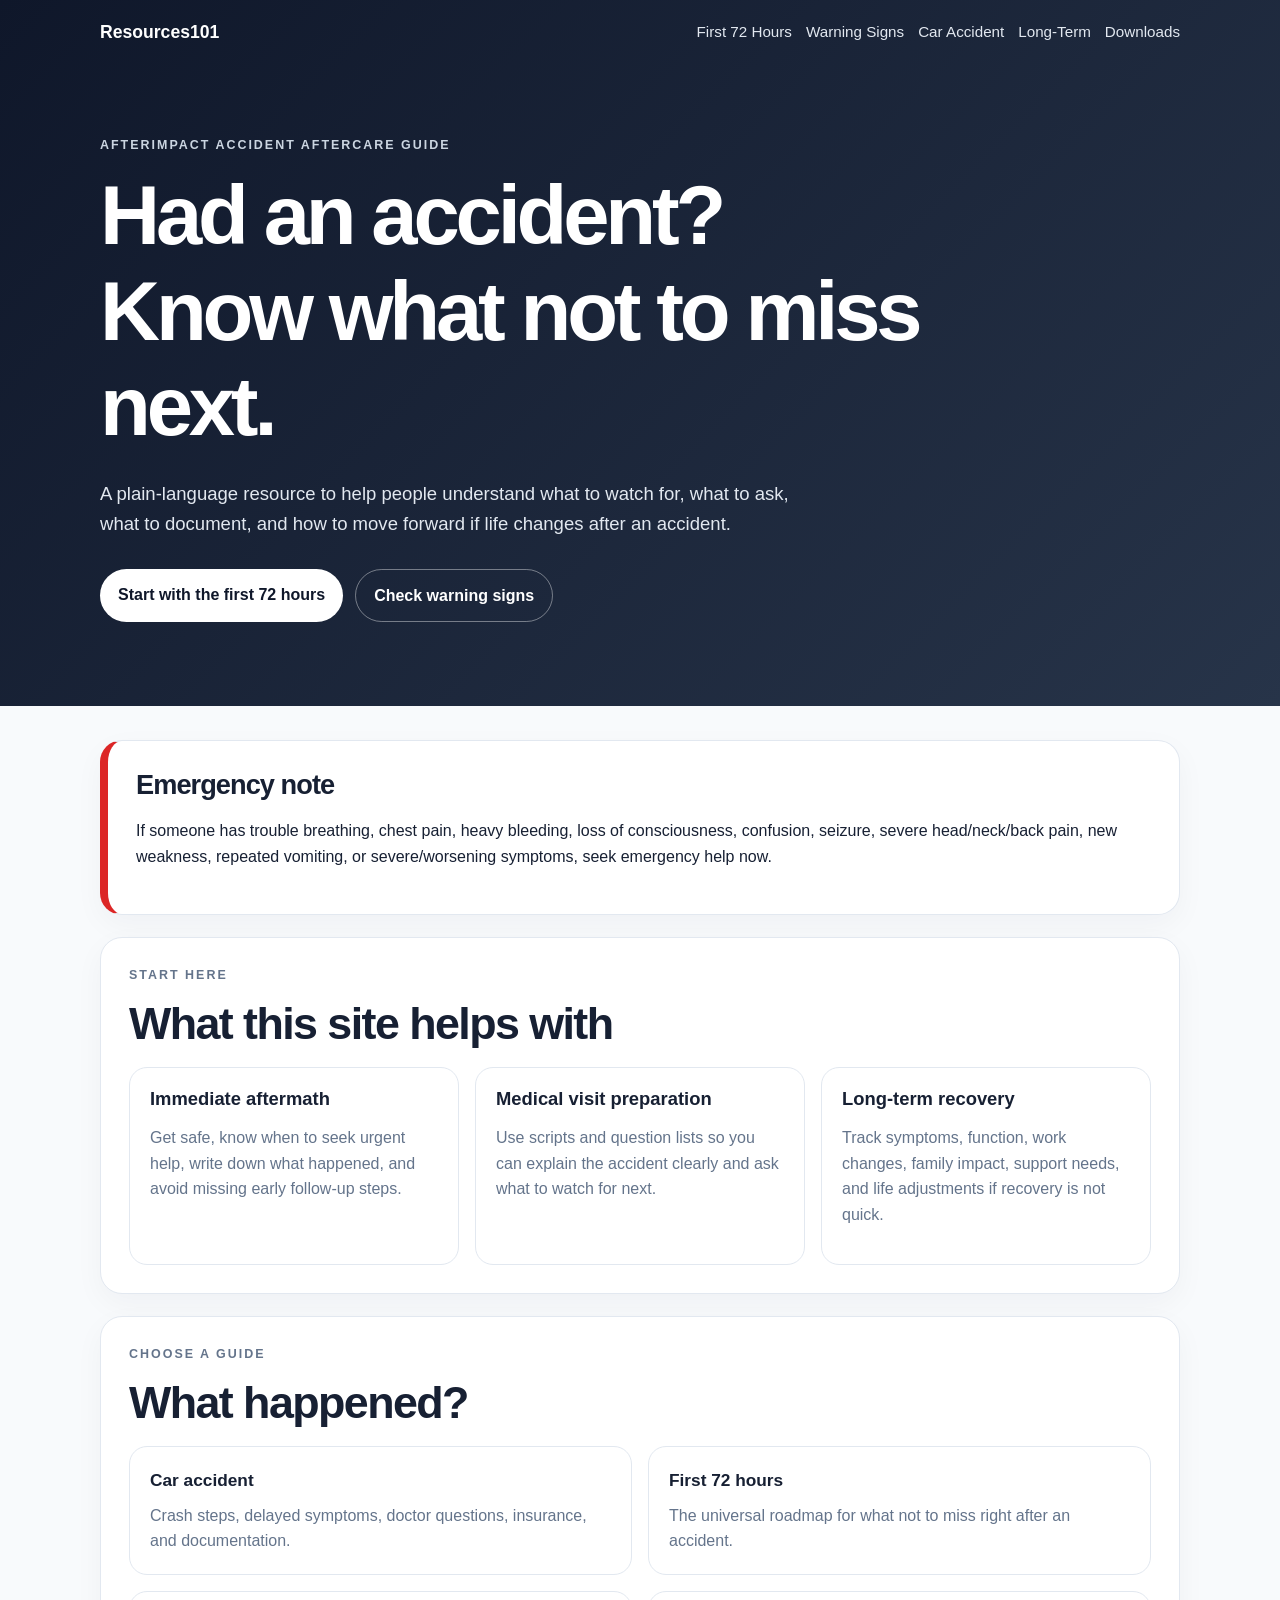
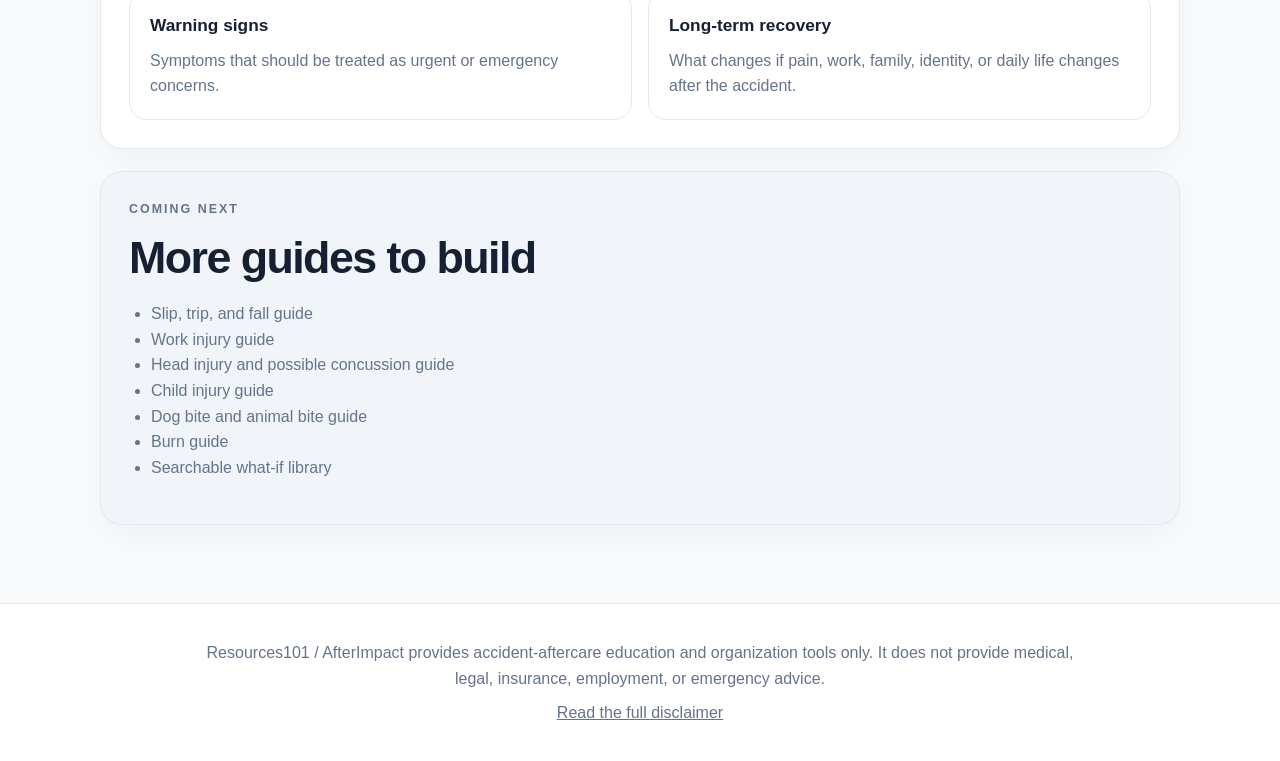
<file: index.html>
<!DOCTYPE html>
<html lang="en">
<head>
  <meta charset="UTF-8" />
  <meta name="viewport" content="width=device-width, initial-scale=1.0" />
  <title>Resources101 | AfterImpact</title>
  <meta name="description" content="A friendly guide for help in a messy situation: accident aftercare checklists, scripts, and long-term recovery resources." />
  <link rel="stylesheet" href="style.css" />
</head>
<body>
  <header class="site-header">
    <nav class="nav">
      <a class="logo" href="index.html">Resources101</a>
      <div class="nav-links">
        <a href="first-72-hours.html">First 72 Hours</a>
        <a href="warning-signs.html">Warning Signs</a>
        <a href="car-accident.html">Car Accident</a>
        <a href="long-term-recovery.html">Long-Term</a>
        <a href="downloads.html">Downloads</a>
      </div>
    </nav>
    <section class="hero">
      <p class="eyebrow">AfterImpact accident aftercare guide</p>
      <h1>Had an accident? Know what not to miss next.</h1>
      <p class="hero-text">A plain-language resource to help people understand what to watch for, what to ask, what to document, and how to move forward if life changes after an accident.</p>
      <div class="button-row">
        <a class="button primary" href="first-72-hours.html">Start with the first 72 hours</a>
        <a class="button secondary" href="warning-signs.html">Check warning signs</a>
      </div>
    </section>
  </header>

  <main>
    <section class="notice emergency">
      <h2>Emergency note</h2>
      <p>If someone has trouble breathing, chest pain, heavy bleeding, loss of consciousness, confusion, seizure, severe head/neck/back pain, new weakness, repeated vomiting, or severe/worsening symptoms, seek emergency help now.</p>
    </section>

    <section class="section">
      <p class="eyebrow">Start here</p>
      <h2>What this site helps with</h2>
      <div class="grid three">
        <article class="card">
          <h3>Immediate aftermath</h3>
          <p>Get safe, know when to seek urgent help, write down what happened, and avoid missing early follow-up steps.</p>
        </article>
        <article class="card">
          <h3>Medical visit preparation</h3>
          <p>Use scripts and question lists so you can explain the accident clearly and ask what to watch for next.</p>
        </article>
        <article class="card">
          <h3>Long-term recovery</h3>
          <p>Track symptoms, function, work changes, family impact, support needs, and life adjustments if recovery is not quick.</p>
        </article>
      </div>
    </section>

    <section class="section">
      <p class="eyebrow">Choose a guide</p>
      <h2>What happened?</h2>
      <div class="grid two">
        <a class="guide-card" href="car-accident.html"><strong>Car accident</strong><span>Crash steps, delayed symptoms, doctor questions, insurance, and documentation.</span></a>
        <a class="guide-card" href="first-72-hours.html"><strong>First 72 hours</strong><span>The universal roadmap for what not to miss right after an accident.</span></a>
        <a class="guide-card" href="warning-signs.html"><strong>Warning signs</strong><span>Symptoms that should be treated as urgent or emergency concerns.</span></a>
        <a class="guide-card" href="long-term-recovery.html"><strong>Long-term recovery</strong><span>What changes if pain, work, family, identity, or daily life changes after the accident.</span></a>
      </div>
    </section>

    <section class="section muted">
      <p class="eyebrow">Coming next</p>
      <h2>More guides to build</h2>
      <ul class="check-list">
        <li>Slip, trip, and fall guide</li>
        <li>Work injury guide</li>
        <li>Head injury and possible concussion guide</li>
        <li>Child injury guide</li>
        <li>Dog bite and animal bite guide</li>
        <li>Burn guide</li>
        <li>Searchable what-if library</li>
      </ul>
    </section>
  </main>

  <footer class="footer">
    <p>Resources101 / AfterImpact provides accident-aftercare education and organization tools only. It does not provide medical, legal, insurance, employment, or emergency advice.</p>
    <p><a href="disclaimer.html">Read the full disclaimer</a></p>
  </footer>
</body>
</html>
</file>
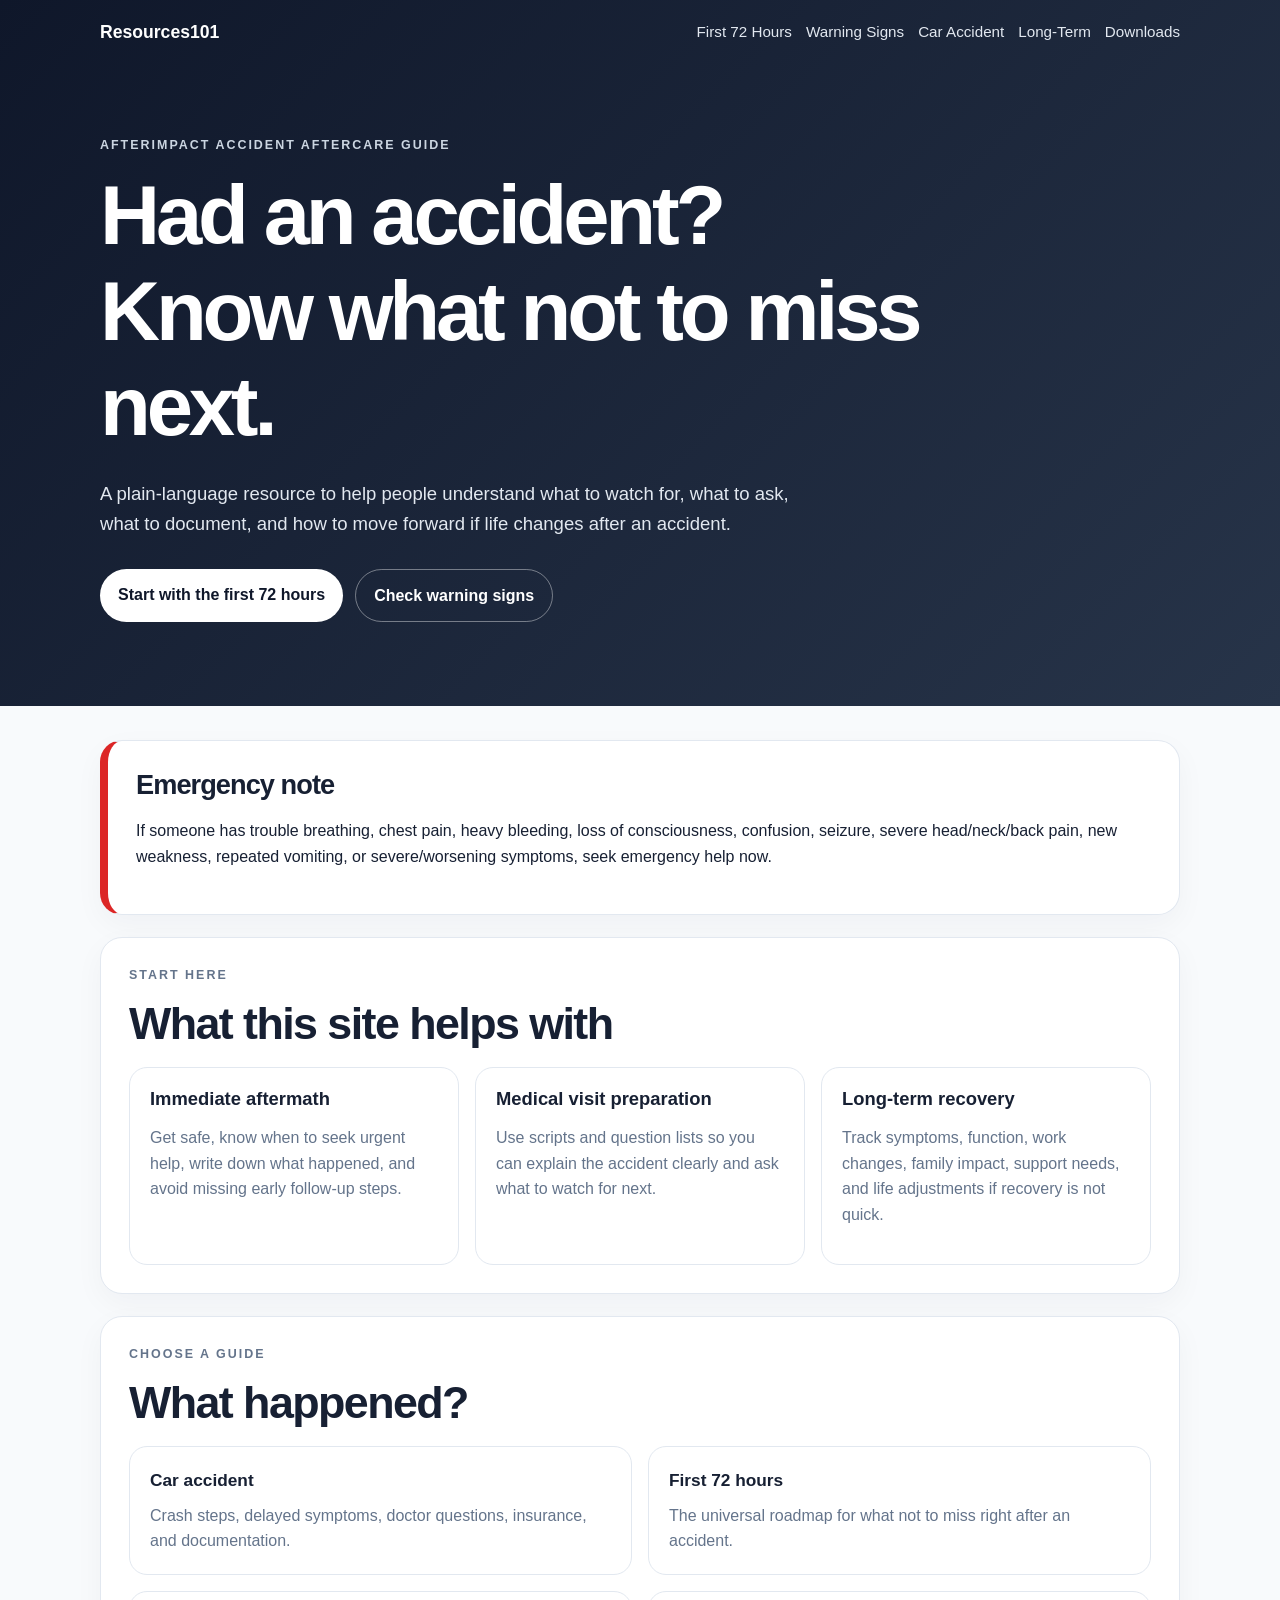
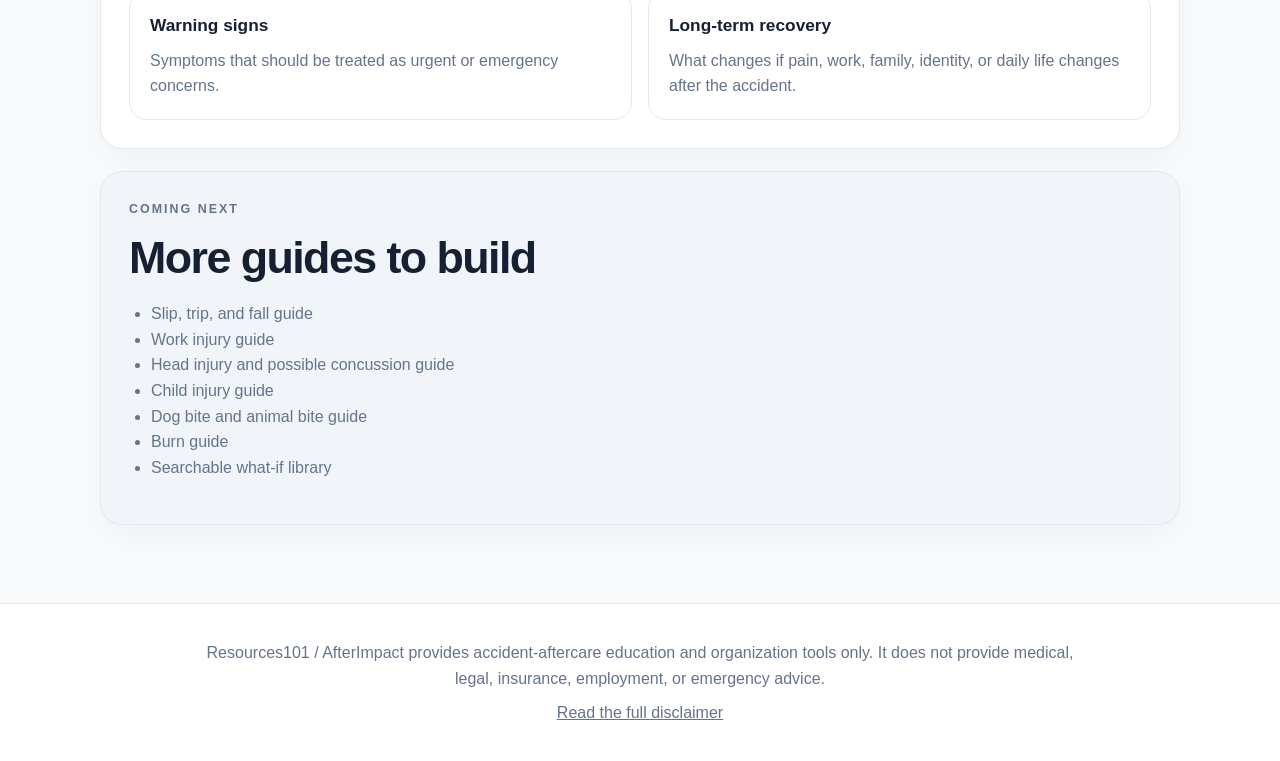
<file: public/index.html>
<!DOCTYPE html>
<html lang="en">
<head>
  <meta charset="UTF-8" />
  <meta name="viewport" content="width=device-width, initial-scale=1.0" />
  <title>Resources101 | AfterImpact</title>
  <meta name="description" content="A friendly guide for help in a messy situation: accident aftercare checklists, scripts, and long-term recovery resources." />
  <link rel="stylesheet" href="style.css" />
</head>
<body>
  <header class="site-header">
    <nav class="nav">
      <a class="logo" href="index.html">Resources101</a>
      <div class="nav-links">
        <a href="first-72-hours.html">First 72 Hours</a>
        <a href="warning-signs.html">Warning Signs</a>
        <a href="car-accident.html">Car Accident</a>
        <a href="long-term-recovery.html">Long-Term</a>
        <a href="downloads.html">Downloads</a>
      </div>
    </nav>
    <section class="hero">
      <p class="eyebrow">AfterImpact accident aftercare guide</p>
      <h1>Had an accident? Know what not to miss next.</h1>
      <p class="hero-text">A plain-language resource to help people understand what to watch for, what to ask, what to document, and how to move forward if life changes after an accident.</p>
      <div class="button-row">
        <a class="button primary" href="first-72-hours.html">Start with the first 72 hours</a>
        <a class="button secondary" href="warning-signs.html">Check warning signs</a>
      </div>
    </section>
  </header>

  <main>
    <section class="notice emergency">
      <h2>Emergency note</h2>
      <p>If someone has trouble breathing, chest pain, heavy bleeding, loss of consciousness, confusion, seizure, severe head/neck/back pain, new weakness, repeated vomiting, or severe/worsening symptoms, seek emergency help now.</p>
    </section>

    <section class="section">
      <p class="eyebrow">Start here</p>
      <h2>What this site helps with</h2>
      <div class="grid three">
        <article class="card"><h3>Immediate aftermath</h3><p>Get safe, know when to seek urgent help, write down what happened, and avoid missing early follow-up steps.</p></article>
        <article class="card"><h3>Medical visit preparation</h3><p>Use scripts and question lists so you can explain the accident clearly and ask what to watch for next.</p></article>
        <article class="card"><h3>Long-term recovery</h3><p>Track symptoms, function, work changes, family impact, support needs, and life adjustments if recovery is not quick.</p></article>
      </div>
    </section>

    <section class="section">
      <p class="eyebrow">Choose a guide</p>
      <h2>What happened?</h2>
      <div class="grid two">
        <a class="guide-card" href="car-accident.html"><strong>Car accident</strong><span>Crash steps, delayed symptoms, doctor questions, insurance, and documentation.</span></a>
        <a class="guide-card" href="first-72-hours.html"><strong>First 72 hours</strong><span>The universal roadmap for what not to miss right after an accident.</span></a>
        <a class="guide-card" href="warning-signs.html"><strong>Warning signs</strong><span>Symptoms that should be treated as urgent or emergency concerns.</span></a>
        <a class="guide-card" href="long-term-recovery.html"><strong>Long-term recovery</strong><span>What changes if pain, work, family, identity, or daily life changes after the accident.</span></a>
      </div>
    </section>

    <section class="section muted">
      <p class="eyebrow">Coming next</p>
      <h2>More guides to build</h2>
      <ul class="check-list">
        <li>Slip, trip, and fall guide</li>
        <li>Work injury guide</li>
        <li>Head injury and possible concussion guide</li>
        <li>Child injury guide</li>
        <li>Dog bite and animal bite guide</li>
        <li>Burn guide</li>
        <li>Searchable what-if library</li>
      </ul>
    </section>
  </main>

  <footer class="footer">
    <p>Resources101 / AfterImpact provides accident-aftercare education and organization tools only. It does not provide medical, legal, insurance, employment, or emergency advice.</p>
    <p><a href="disclaimer.html">Read the full disclaimer</a></p>
  </footer>
</body>
</html>
</file>
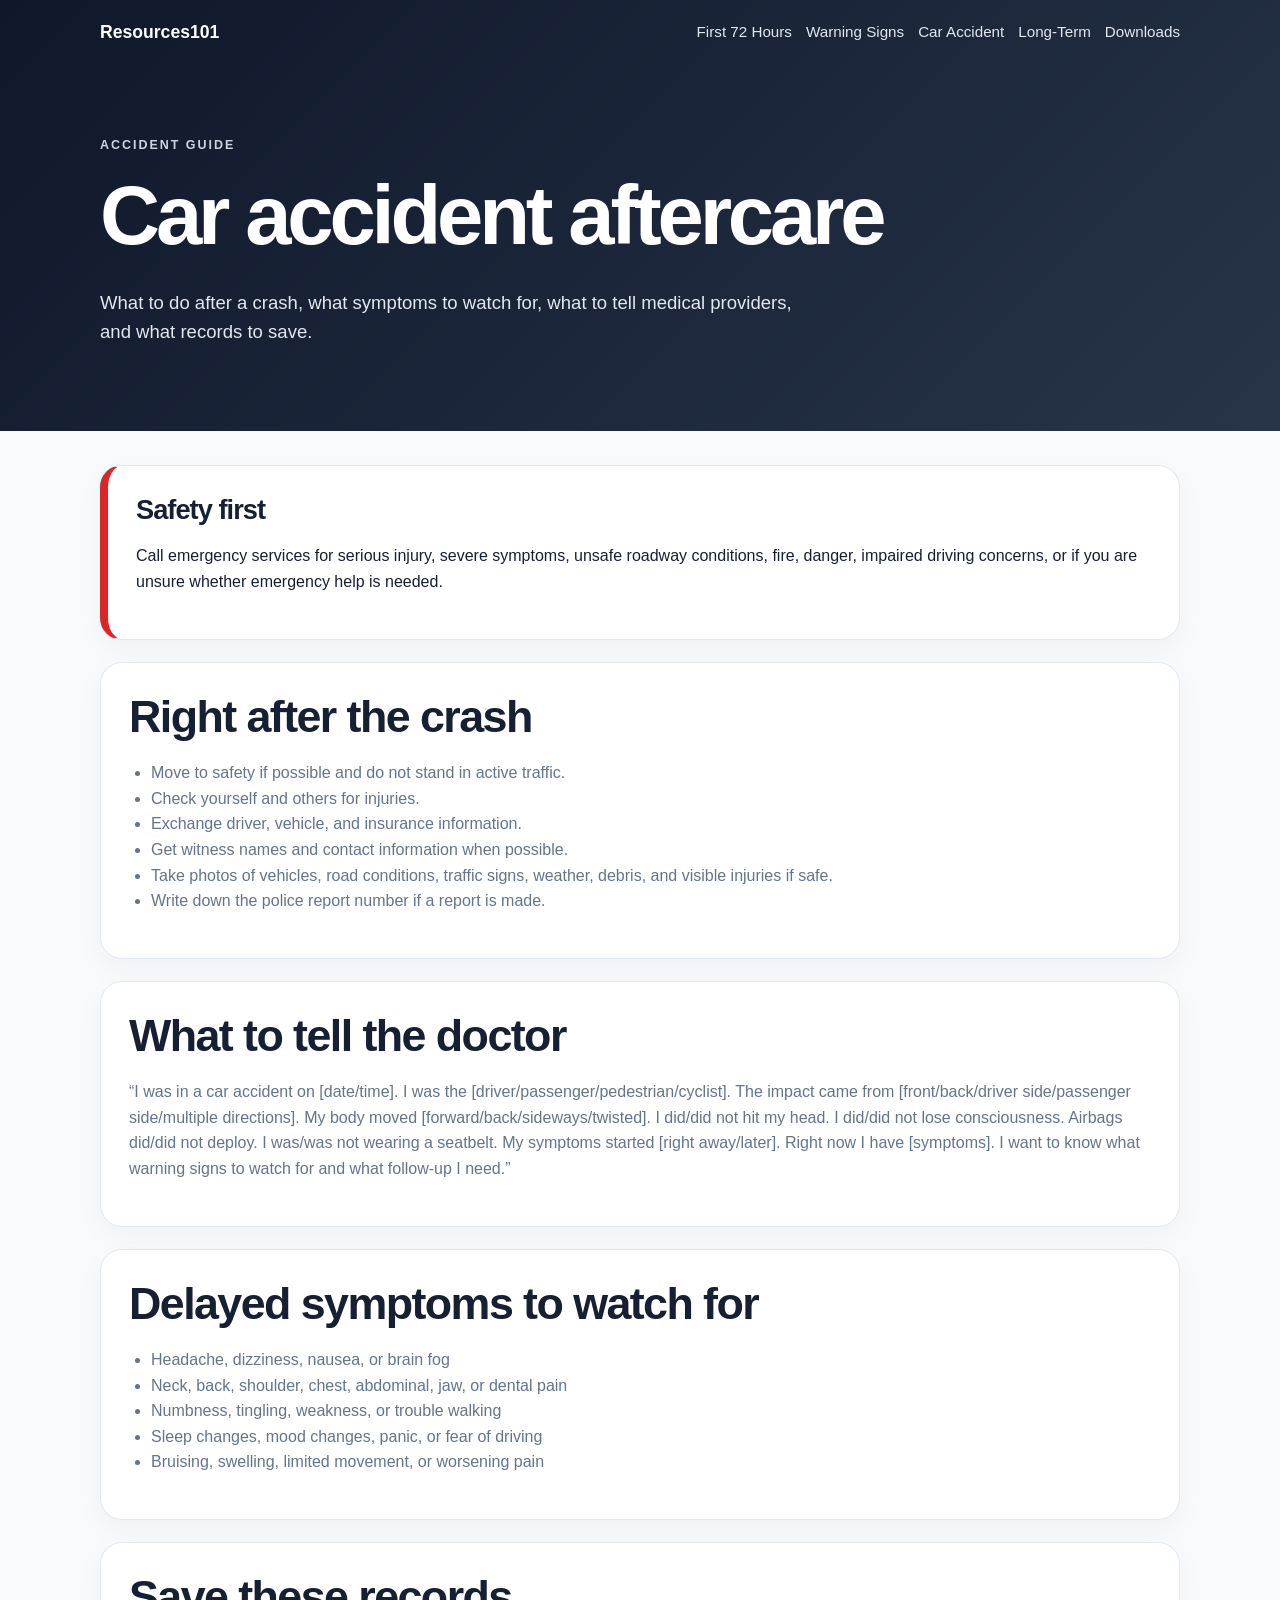
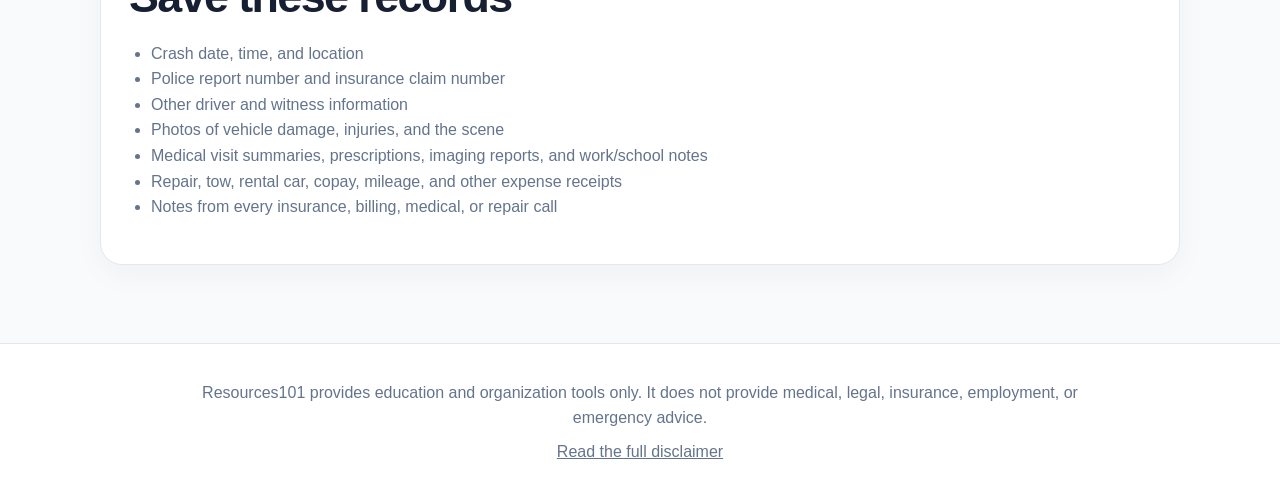
<file: car-accident.html>
<!DOCTYPE html>
<html lang="en">
<head>
  <meta charset="UTF-8" />
  <meta name="viewport" content="width=device-width, initial-scale=1.0" />
  <title>Car Accident Guide | Resources101</title>
  <meta name="description" content="Car accident aftercare guide: what to watch for, what to document, and what to ask after a crash." />
  <link rel="stylesheet" href="style.css" />
</head>
<body>
  <header class="site-header compact">
    <nav class="nav">
      <a class="logo" href="index.html">Resources101</a>
      <div class="nav-links">
        <a href="first-72-hours.html">First 72 Hours</a>
        <a href="warning-signs.html">Warning Signs</a>
        <a href="car-accident.html">Car Accident</a>
        <a href="long-term-recovery.html">Long-Term</a>
        <a href="downloads.html">Downloads</a>
      </div>
    </nav>
    <section class="hero small">
      <p class="eyebrow">Accident guide</p>
      <h1>Car accident aftercare</h1>
      <p class="hero-text">What to do after a crash, what symptoms to watch for, what to tell medical providers, and what records to save.</p>
    </section>
  </header>
  <main>
    <section class="notice emergency">
      <h2>Safety first</h2>
      <p>Call emergency services for serious injury, severe symptoms, unsafe roadway conditions, fire, danger, impaired driving concerns, or if you are unsure whether emergency help is needed.</p>
    </section>
    <section class="section">
      <h2>Right after the crash</h2>
      <ul class="check-list">
        <li>Move to safety if possible and do not stand in active traffic.</li>
        <li>Check yourself and others for injuries.</li>
        <li>Exchange driver, vehicle, and insurance information.</li>
        <li>Get witness names and contact information when possible.</li>
        <li>Take photos of vehicles, road conditions, traffic signs, weather, debris, and visible injuries if safe.</li>
        <li>Write down the police report number if a report is made.</li>
      </ul>
    </section>
    <section class="section">
      <h2>What to tell the doctor</h2>
      <p class="script">“I was in a car accident on [date/time]. I was the [driver/passenger/pedestrian/cyclist]. The impact came from [front/back/driver side/passenger side/multiple directions]. My body moved [forward/back/sideways/twisted]. I did/did not hit my head. I did/did not lose consciousness. Airbags did/did not deploy. I was/was not wearing a seatbelt. My symptoms started [right away/later]. Right now I have [symptoms]. I want to know what warning signs to watch for and what follow-up I need.”</p>
    </section>
    <section class="section">
      <h2>Delayed symptoms to watch for</h2>
      <ul class="check-list">
        <li>Headache, dizziness, nausea, or brain fog</li>
        <li>Neck, back, shoulder, chest, abdominal, jaw, or dental pain</li>
        <li>Numbness, tingling, weakness, or trouble walking</li>
        <li>Sleep changes, mood changes, panic, or fear of driving</li>
        <li>Bruising, swelling, limited movement, or worsening pain</li>
      </ul>
    </section>
    <section class="section">
      <h2>Save these records</h2>
      <ul class="check-list">
        <li>Crash date, time, and location</li>
        <li>Police report number and insurance claim number</li>
        <li>Other driver and witness information</li>
        <li>Photos of vehicle damage, injuries, and the scene</li>
        <li>Medical visit summaries, prescriptions, imaging reports, and work/school notes</li>
        <li>Repair, tow, rental car, copay, mileage, and other expense receipts</li>
        <li>Notes from every insurance, billing, medical, or repair call</li>
      </ul>
    </section>
  </main>
  <footer class="footer">
    <p>Resources101 provides education and organization tools only. It does not provide medical, legal, insurance, employment, or emergency advice.</p>
    <p><a href="disclaimer.html">Read the full disclaimer</a></p>
  </footer>
</body>
</html>
</file>
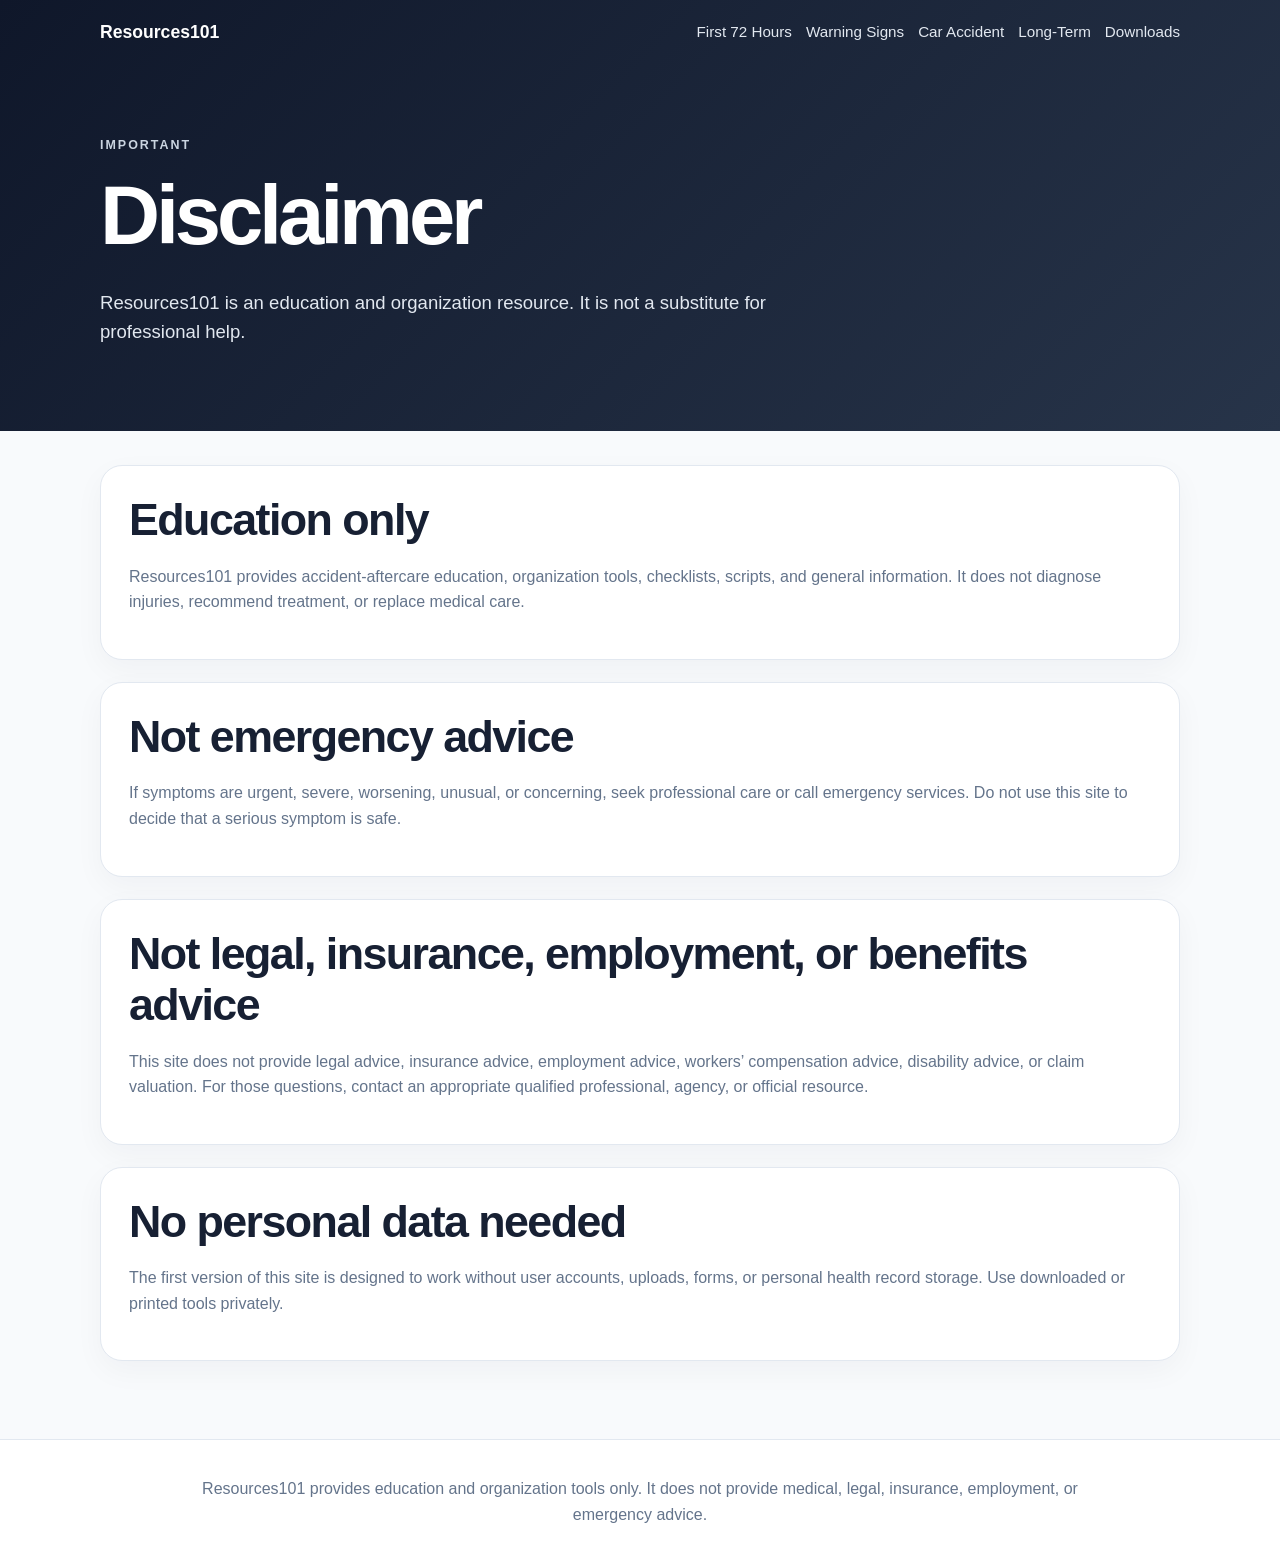
<file: disclaimer.html>
<!DOCTYPE html>
<html lang="en">
<head>
  <meta charset="UTF-8" />
  <meta name="viewport" content="width=device-width, initial-scale=1.0" />
  <title>Disclaimer | Resources101</title>
  <meta name="description" content="Resources101 disclaimer and boundaries." />
  <link rel="stylesheet" href="style.css" />
</head>
<body>
  <header class="site-header compact">
    <nav class="nav">
      <a class="logo" href="index.html">Resources101</a>
      <div class="nav-links">
        <a href="first-72-hours.html">First 72 Hours</a>
        <a href="warning-signs.html">Warning Signs</a>
        <a href="car-accident.html">Car Accident</a>
        <a href="long-term-recovery.html">Long-Term</a>
        <a href="downloads.html">Downloads</a>
      </div>
    </nav>
    <section class="hero small">
      <p class="eyebrow">Important</p>
      <h1>Disclaimer</h1>
      <p class="hero-text">Resources101 is an education and organization resource. It is not a substitute for professional help.</p>
    </section>
  </header>
  <main>
    <section class="section">
      <h2>Education only</h2>
      <p>Resources101 provides accident-aftercare education, organization tools, checklists, scripts, and general information. It does not diagnose injuries, recommend treatment, or replace medical care.</p>
    </section>
    <section class="section">
      <h2>Not emergency advice</h2>
      <p>If symptoms are urgent, severe, worsening, unusual, or concerning, seek professional care or call emergency services. Do not use this site to decide that a serious symptom is safe.</p>
    </section>
    <section class="section">
      <h2>Not legal, insurance, employment, or benefits advice</h2>
      <p>This site does not provide legal advice, insurance advice, employment advice, workers’ compensation advice, disability advice, or claim valuation. For those questions, contact an appropriate qualified professional, agency, or official resource.</p>
    </section>
    <section class="section">
      <h2>No personal data needed</h2>
      <p>The first version of this site is designed to work without user accounts, uploads, forms, or personal health record storage. Use downloaded or printed tools privately.</p>
    </section>
  </main>
  <footer class="footer">
    <p>Resources101 provides education and organization tools only. It does not provide medical, legal, insurance, employment, or emergency advice.</p>
  </footer>
</body>
</html>
</file>
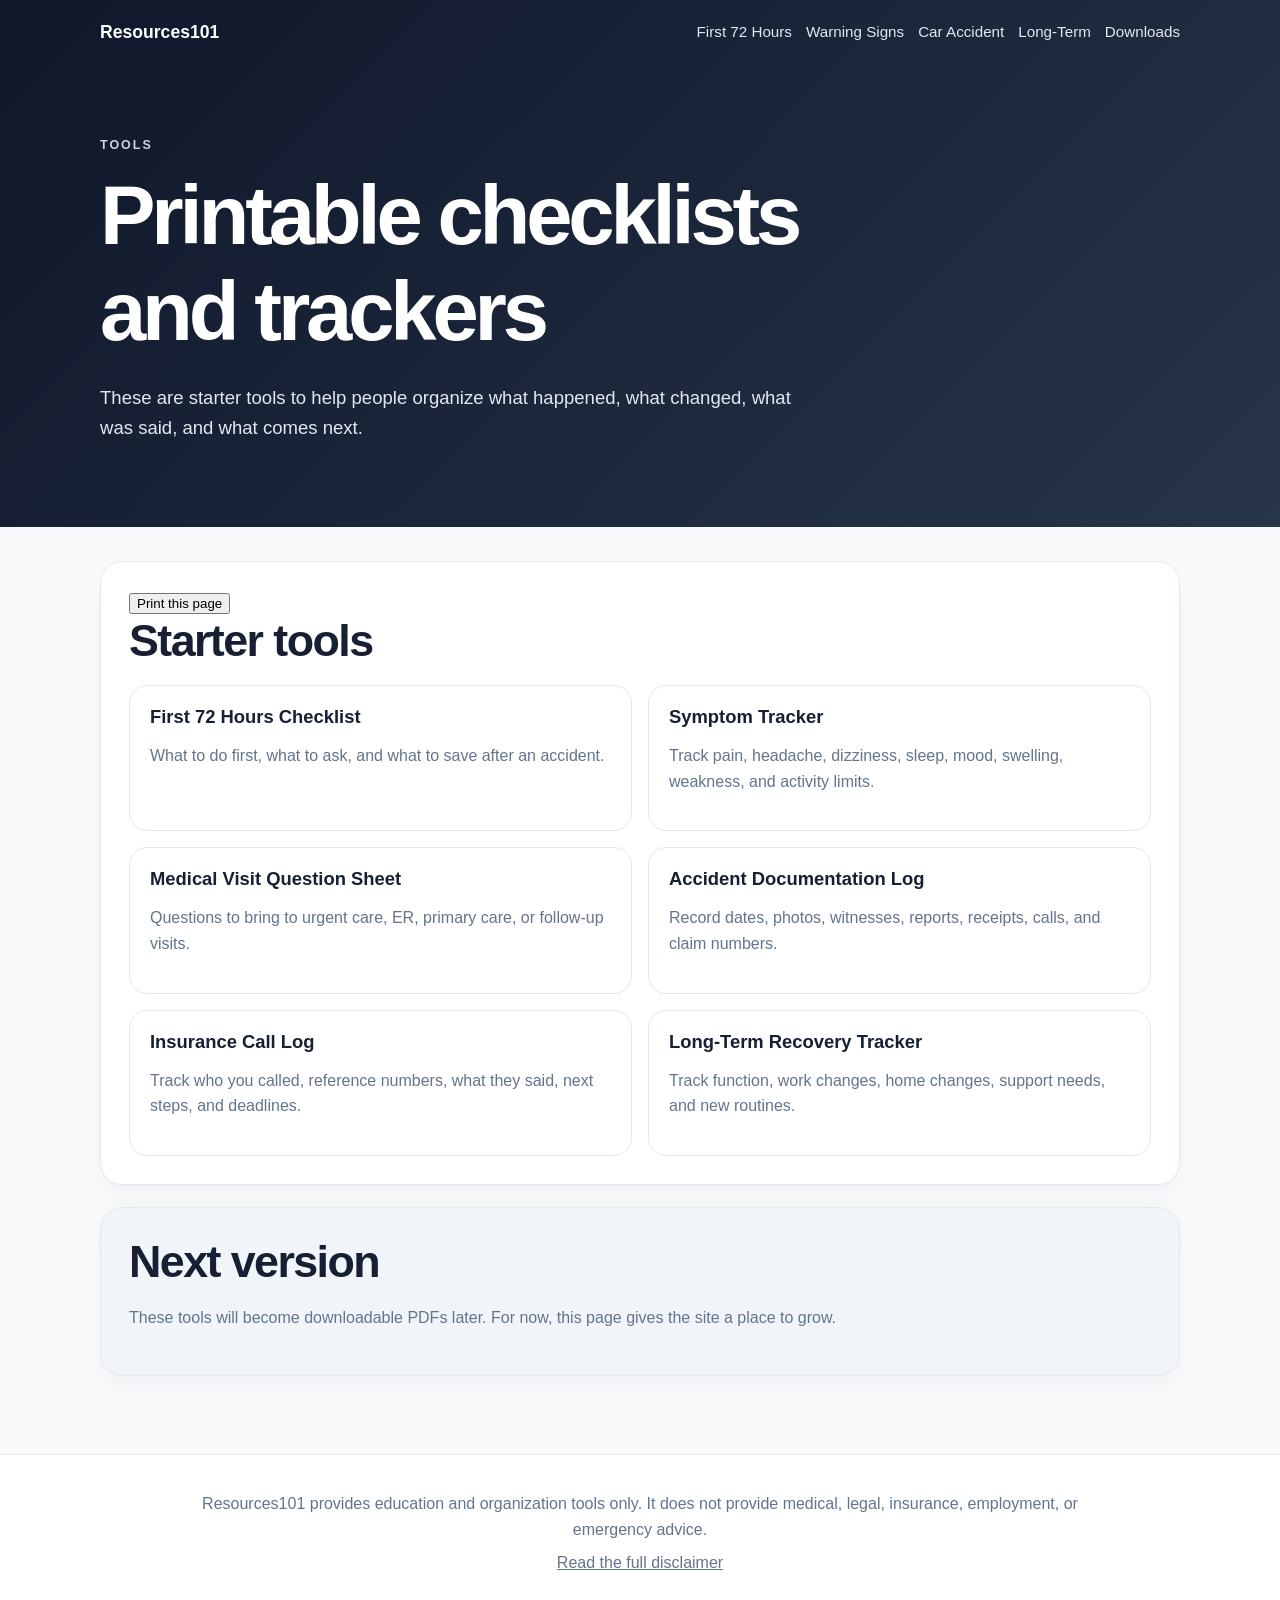
<file: downloads.html>
<!DOCTYPE html>
<html lang="en">
<head>
  <meta charset="UTF-8" />
  <meta name="viewport" content="width=device-width, initial-scale=1.0" />
  <title>Downloads | Resources101</title>
  <meta name="description" content="Printable accident aftercare checklists and trackers." />
  <link rel="stylesheet" href="style.css" />
</head>
<body>
  <header class="site-header compact">
    <nav class="nav">
      <a class="logo" href="index.html">Resources101</a>
      <div class="nav-links">
        <a href="first-72-hours.html">First 72 Hours</a>
        <a href="warning-signs.html">Warning Signs</a>
        <a href="car-accident.html">Car Accident</a>
        <a href="long-term-recovery.html">Long-Term</a>
        <a href="downloads.html">Downloads</a>
      </div>
    </nav>
    <section class="hero small">
      <p class="eyebrow">Tools</p>
      <h1>Printable checklists and trackers</h1>
      <p class="hero-text">These are starter tools to help people organize what happened, what changed, what was said, and what comes next.</p>
    </section>
  </header>
  <main>
    <section class="section">
      <button class="print-button" onclick="window.print()">Print this page</button>
      <h2>Starter tools</h2>
      <div class="grid two">
        <article class="card"><h3>First 72 Hours Checklist</h3><p>What to do first, what to ask, and what to save after an accident.</p></article>
        <article class="card"><h3>Symptom Tracker</h3><p>Track pain, headache, dizziness, sleep, mood, swelling, weakness, and activity limits.</p></article>
        <article class="card"><h3>Medical Visit Question Sheet</h3><p>Questions to bring to urgent care, ER, primary care, or follow-up visits.</p></article>
        <article class="card"><h3>Accident Documentation Log</h3><p>Record dates, photos, witnesses, reports, receipts, calls, and claim numbers.</p></article>
        <article class="card"><h3>Insurance Call Log</h3><p>Track who you called, reference numbers, what they said, next steps, and deadlines.</p></article>
        <article class="card"><h3>Long-Term Recovery Tracker</h3><p>Track function, work changes, home changes, support needs, and new routines.</p></article>
      </div>
    </section>
    <section class="section muted">
      <h2>Next version</h2>
      <p>These tools will become downloadable PDFs later. For now, this page gives the site a place to grow.</p>
    </section>
  </main>
  <footer class="footer">
    <p>Resources101 provides education and organization tools only. It does not provide medical, legal, insurance, employment, or emergency advice.</p>
    <p><a href="disclaimer.html">Read the full disclaimer</a></p>
  </footer>
</body>
</html>
</file>
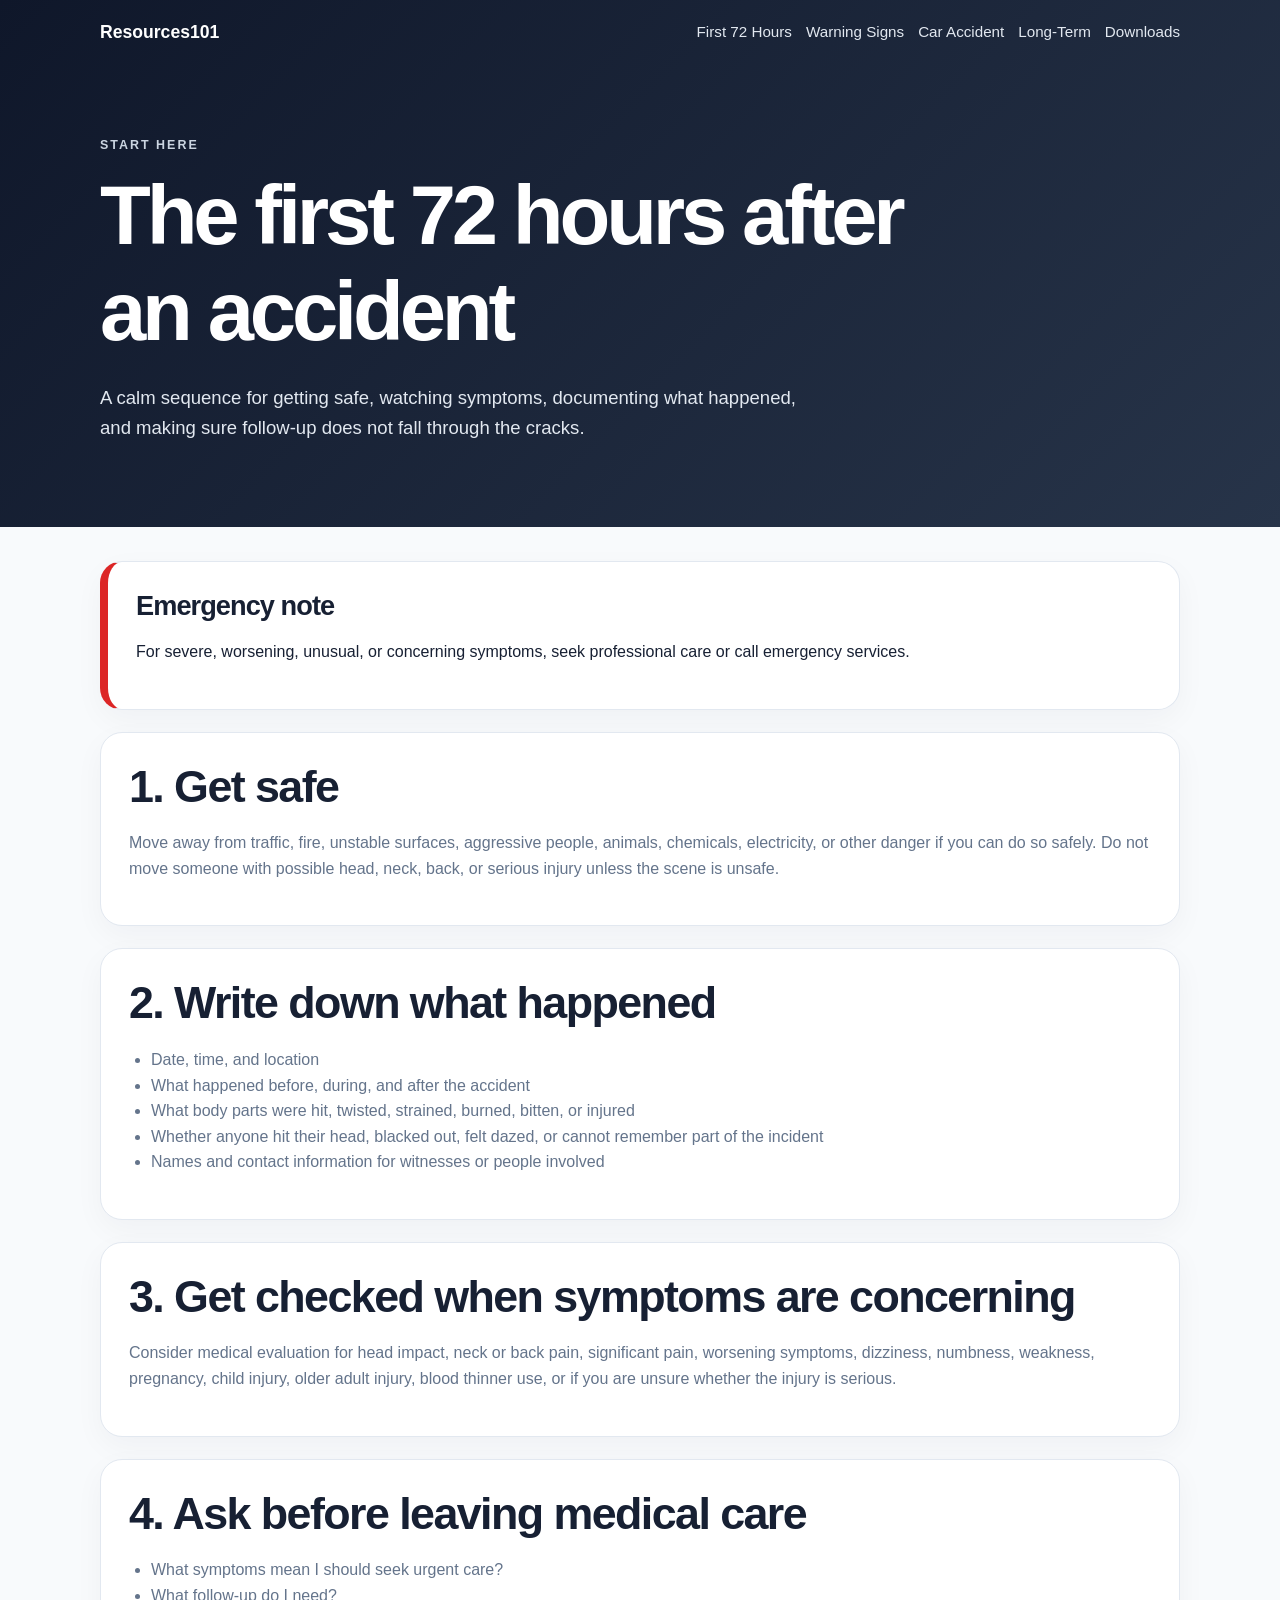
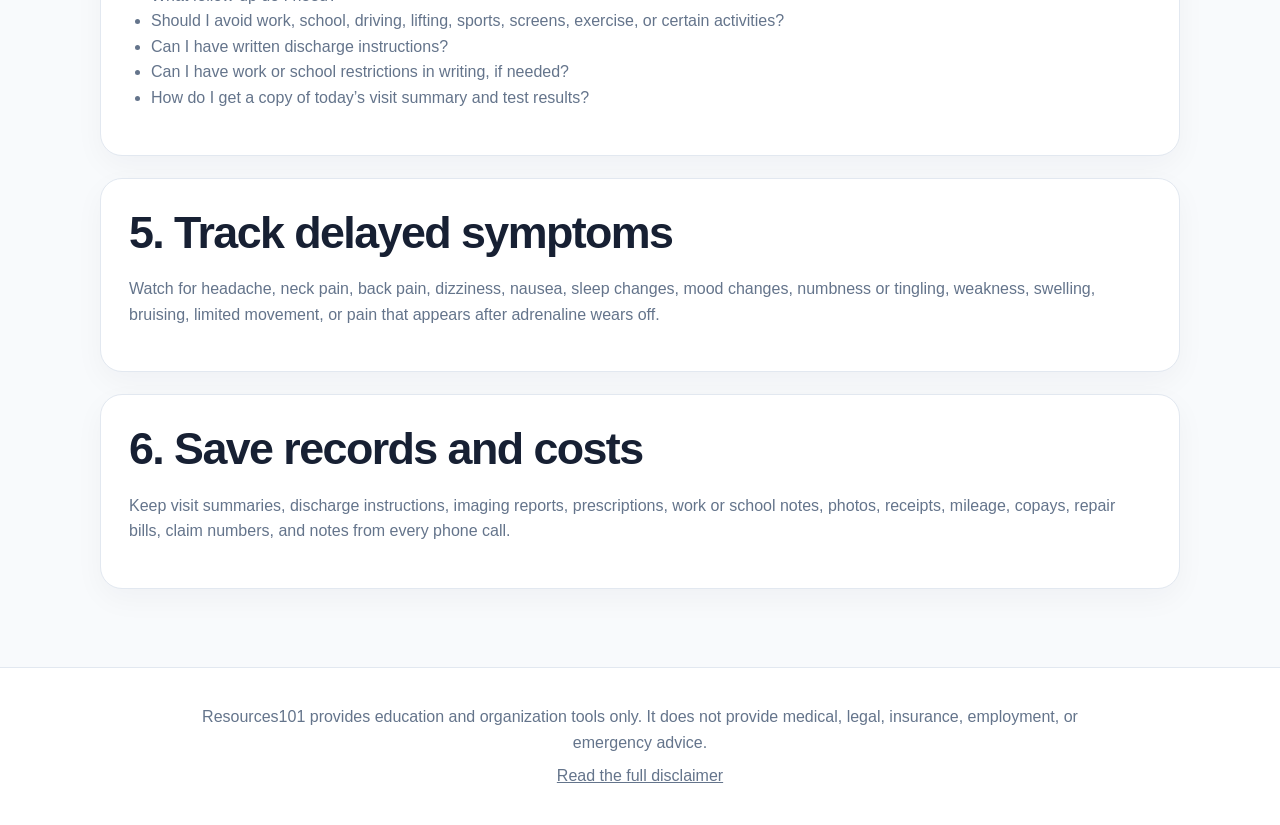
<file: first-72-hours.html>
<!DOCTYPE html>
<html lang="en">
<head>
  <meta charset="UTF-8" />
  <meta name="viewport" content="width=device-width, initial-scale=1.0" />
  <title>First 72 Hours | Resources101</title>
  <meta name="description" content="A first 72 hours accident aftercare roadmap: what to watch for, ask, document, and follow up on." />
  <link rel="stylesheet" href="style.css" />
</head>
<body>
  <header class="site-header compact">
    <nav class="nav">
      <a class="logo" href="index.html">Resources101</a>
      <div class="nav-links">
        <a href="first-72-hours.html">First 72 Hours</a>
        <a href="warning-signs.html">Warning Signs</a>
        <a href="car-accident.html">Car Accident</a>
        <a href="long-term-recovery.html">Long-Term</a>
        <a href="downloads.html">Downloads</a>
      </div>
    </nav>
    <section class="hero small">
      <p class="eyebrow">Start here</p>
      <h1>The first 72 hours after an accident</h1>
      <p class="hero-text">A calm sequence for getting safe, watching symptoms, documenting what happened, and making sure follow-up does not fall through the cracks.</p>
    </section>
  </header>
  <main>
    <section class="notice emergency">
      <h2>Emergency note</h2>
      <p>For severe, worsening, unusual, or concerning symptoms, seek professional care or call emergency services.</p>
    </section>
    <section class="section">
      <h2>1. Get safe</h2>
      <p>Move away from traffic, fire, unstable surfaces, aggressive people, animals, chemicals, electricity, or other danger if you can do so safely. Do not move someone with possible head, neck, back, or serious injury unless the scene is unsafe.</p>
    </section>
    <section class="section">
      <h2>2. Write down what happened</h2>
      <ul class="check-list">
        <li>Date, time, and location</li>
        <li>What happened before, during, and after the accident</li>
        <li>What body parts were hit, twisted, strained, burned, bitten, or injured</li>
        <li>Whether anyone hit their head, blacked out, felt dazed, or cannot remember part of the incident</li>
        <li>Names and contact information for witnesses or people involved</li>
      </ul>
    </section>
    <section class="section">
      <h2>3. Get checked when symptoms are concerning</h2>
      <p>Consider medical evaluation for head impact, neck or back pain, significant pain, worsening symptoms, dizziness, numbness, weakness, pregnancy, child injury, older adult injury, blood thinner use, or if you are unsure whether the injury is serious.</p>
    </section>
    <section class="section">
      <h2>4. Ask before leaving medical care</h2>
      <ul class="check-list">
        <li>What symptoms mean I should seek urgent care?</li>
        <li>What follow-up do I need?</li>
        <li>Should I avoid work, school, driving, lifting, sports, screens, exercise, or certain activities?</li>
        <li>Can I have written discharge instructions?</li>
        <li>Can I have work or school restrictions in writing, if needed?</li>
        <li>How do I get a copy of today’s visit summary and test results?</li>
      </ul>
    </section>
    <section class="section">
      <h2>5. Track delayed symptoms</h2>
      <p>Watch for headache, neck pain, back pain, dizziness, nausea, sleep changes, mood changes, numbness or tingling, weakness, swelling, bruising, limited movement, or pain that appears after adrenaline wears off.</p>
    </section>
    <section class="section">
      <h2>6. Save records and costs</h2>
      <p>Keep visit summaries, discharge instructions, imaging reports, prescriptions, work or school notes, photos, receipts, mileage, copays, repair bills, claim numbers, and notes from every phone call.</p>
    </section>
  </main>
  <footer class="footer">
    <p>Resources101 provides education and organization tools only. It does not provide medical, legal, insurance, employment, or emergency advice.</p>
    <p><a href="disclaimer.html">Read the full disclaimer</a></p>
  </footer>
</body>
</html>
</file>
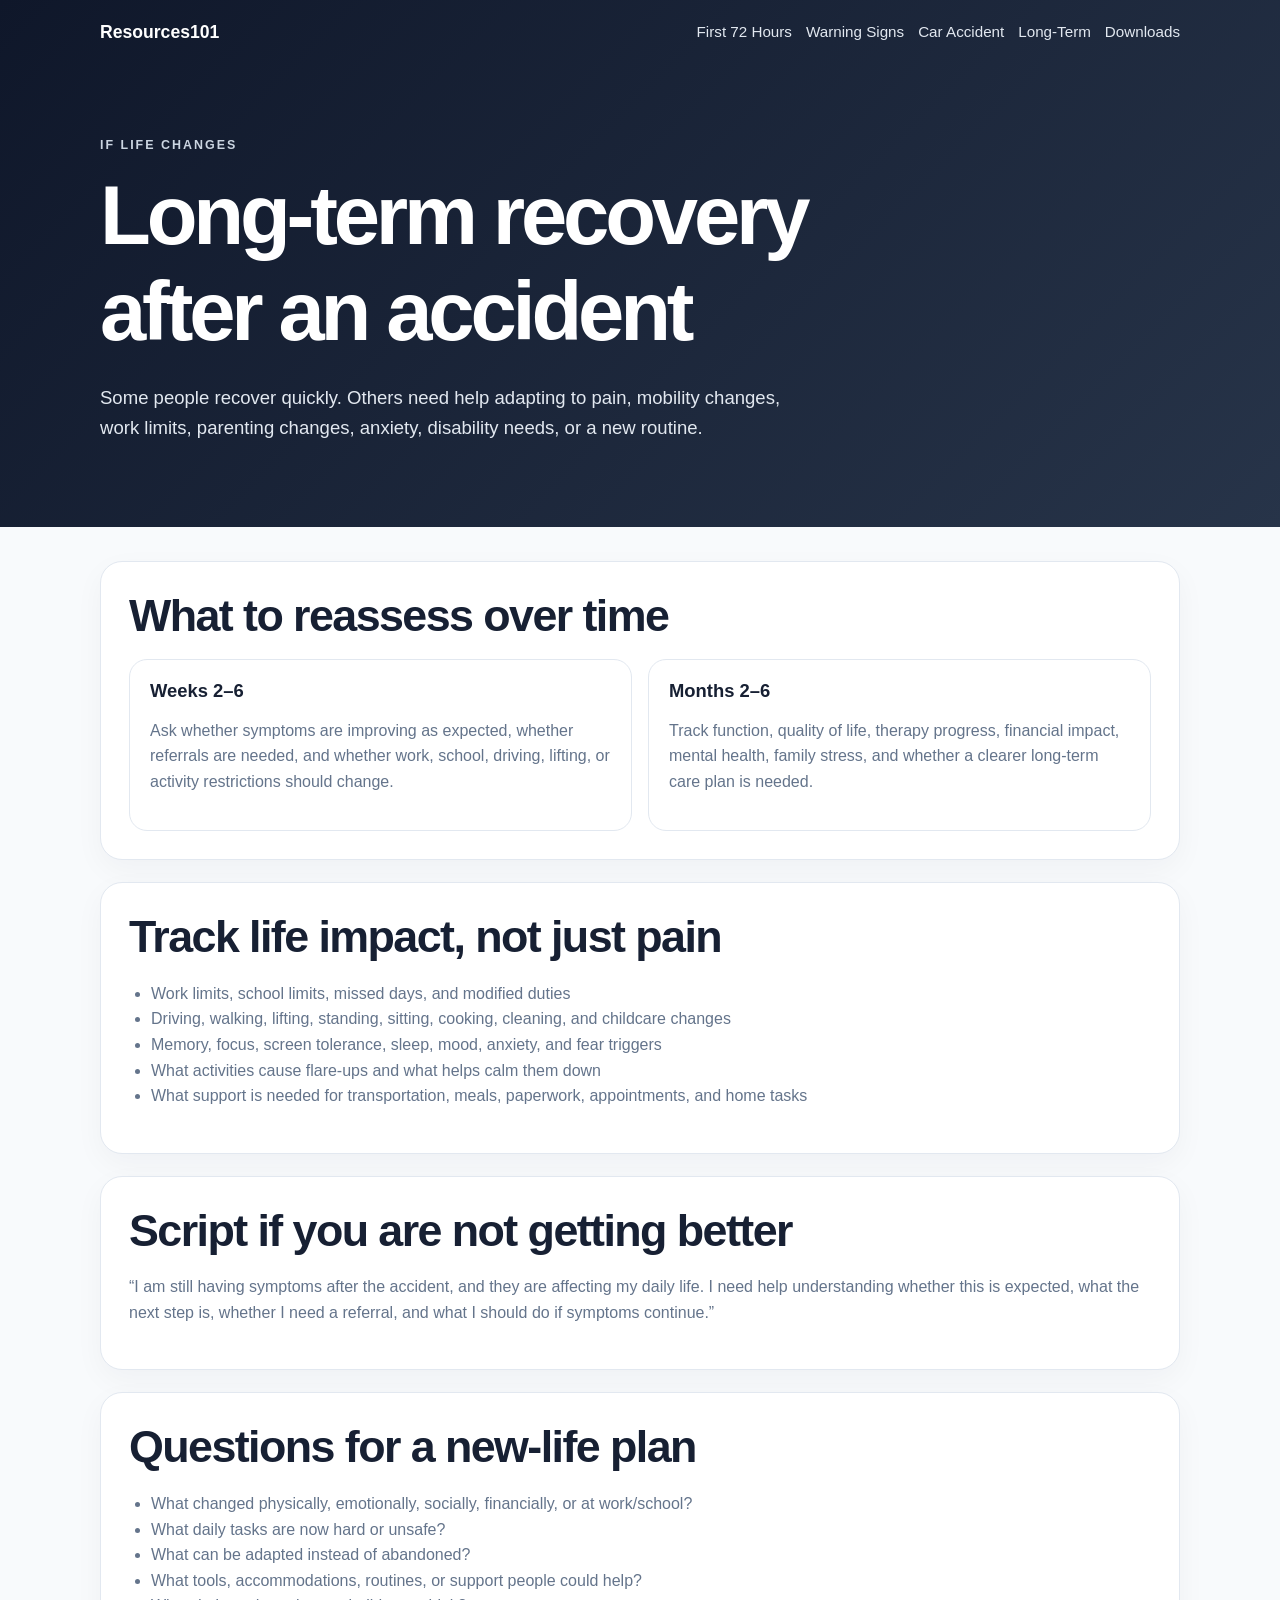
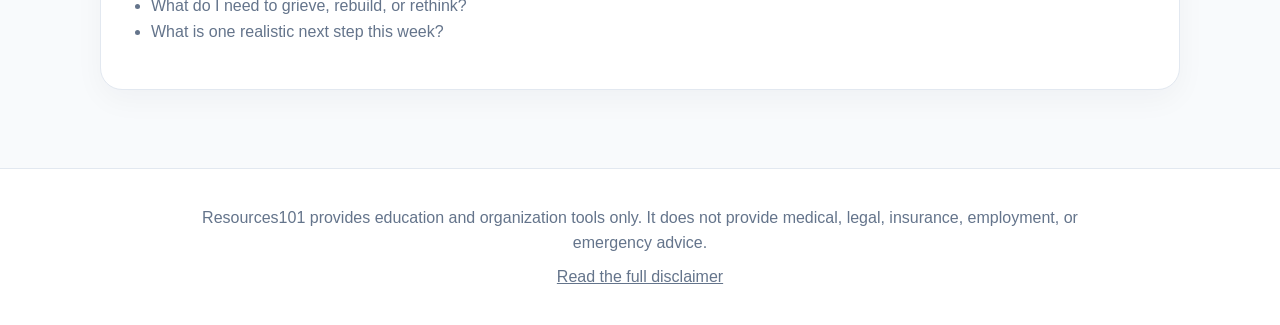
<file: long-term-recovery.html>
<!DOCTYPE html>
<html lang="en">
<head>
  <meta charset="UTF-8" />
  <meta name="viewport" content="width=device-width, initial-scale=1.0" />
  <title>Long-Term Recovery | Resources101</title>
  <meta name="description" content="Long-term accident aftercare: recovery tracking, function changes, work changes, family impact, and new-life planning." />
  <link rel="stylesheet" href="style.css" />
</head>
<body>
  <header class="site-header compact">
    <nav class="nav">
      <a class="logo" href="index.html">Resources101</a>
      <div class="nav-links">
        <a href="first-72-hours.html">First 72 Hours</a>
        <a href="warning-signs.html">Warning Signs</a>
        <a href="car-accident.html">Car Accident</a>
        <a href="long-term-recovery.html">Long-Term</a>
        <a href="downloads.html">Downloads</a>
      </div>
    </nav>
    <section class="hero small">
      <p class="eyebrow">If life changes</p>
      <h1>Long-term recovery after an accident</h1>
      <p class="hero-text">Some people recover quickly. Others need help adapting to pain, mobility changes, work limits, parenting changes, anxiety, disability needs, or a new routine.</p>
    </section>
  </header>
  <main>
    <section class="section">
      <h2>What to reassess over time</h2>
      <div class="grid two">
        <article class="card"><h3>Weeks 2–6</h3><p>Ask whether symptoms are improving as expected, whether referrals are needed, and whether work, school, driving, lifting, or activity restrictions should change.</p></article>
        <article class="card"><h3>Months 2–6</h3><p>Track function, quality of life, therapy progress, financial impact, mental health, family stress, and whether a clearer long-term care plan is needed.</p></article>
      </div>
    </section>
    <section class="section">
      <h2>Track life impact, not just pain</h2>
      <ul class="check-list">
        <li>Work limits, school limits, missed days, and modified duties</li>
        <li>Driving, walking, lifting, standing, sitting, cooking, cleaning, and childcare changes</li>
        <li>Memory, focus, screen tolerance, sleep, mood, anxiety, and fear triggers</li>
        <li>What activities cause flare-ups and what helps calm them down</li>
        <li>What support is needed for transportation, meals, paperwork, appointments, and home tasks</li>
      </ul>
    </section>
    <section class="section">
      <h2>Script if you are not getting better</h2>
      <p class="script">“I am still having symptoms after the accident, and they are affecting my daily life. I need help understanding whether this is expected, what the next step is, whether I need a referral, and what I should do if symptoms continue.”</p>
    </section>
    <section class="section">
      <h2>Questions for a new-life plan</h2>
      <ul class="check-list">
        <li>What changed physically, emotionally, socially, financially, or at work/school?</li>
        <li>What daily tasks are now hard or unsafe?</li>
        <li>What can be adapted instead of abandoned?</li>
        <li>What tools, accommodations, routines, or support people could help?</li>
        <li>What do I need to grieve, rebuild, or rethink?</li>
        <li>What is one realistic next step this week?</li>
      </ul>
    </section>
  </main>
  <footer class="footer">
    <p>Resources101 provides education and organization tools only. It does not provide medical, legal, insurance, employment, or emergency advice.</p>
    <p><a href="disclaimer.html">Read the full disclaimer</a></p>
  </footer>
</body>
</html>
</file>
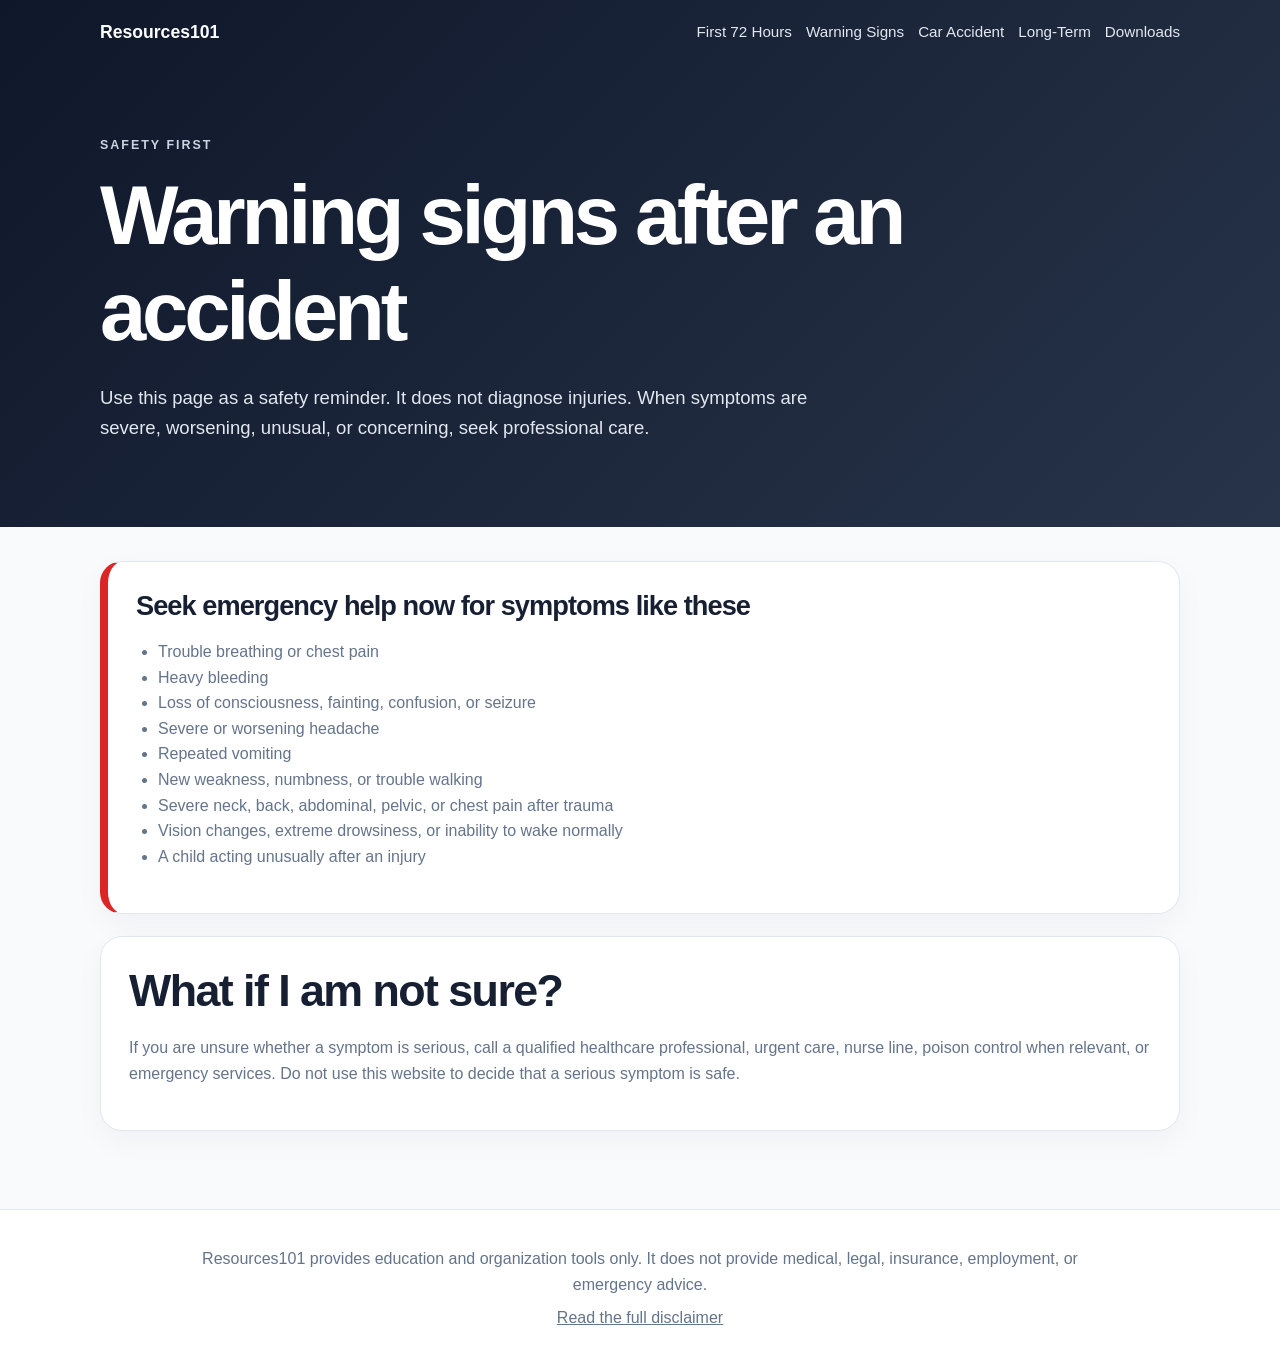
<file: warning-signs.html>
<!DOCTYPE html>
<html lang="en">
<head>
  <meta charset="UTF-8" />
  <meta name="viewport" content="width=device-width, initial-scale=1.0" />
  <title>Warning Signs | Resources101</title>
  <meta name="description" content="Emergency warning signs to watch for after an accident." />
  <link rel="stylesheet" href="style.css" />
</head>
<body>
  <header class="site-header compact">
    <nav class="nav">
      <a class="logo" href="index.html">Resources101</a>
      <div class="nav-links">
        <a href="first-72-hours.html">First 72 Hours</a>
        <a href="warning-signs.html">Warning Signs</a>
        <a href="car-accident.html">Car Accident</a>
        <a href="long-term-recovery.html">Long-Term</a>
        <a href="downloads.html">Downloads</a>
      </div>
    </nav>
    <section class="hero small">
      <p class="eyebrow">Safety first</p>
      <h1>Warning signs after an accident</h1>
      <p class="hero-text">Use this page as a safety reminder. It does not diagnose injuries. When symptoms are severe, worsening, unusual, or concerning, seek professional care.</p>
    </section>
  </header>
  <main>
    <section class="notice emergency">
      <h2>Seek emergency help now for symptoms like these</h2>
      <ul class="check-list">
        <li>Trouble breathing or chest pain</li>
        <li>Heavy bleeding</li>
        <li>Loss of consciousness, fainting, confusion, or seizure</li>
        <li>Severe or worsening headache</li>
        <li>Repeated vomiting</li>
        <li>New weakness, numbness, or trouble walking</li>
        <li>Severe neck, back, abdominal, pelvic, or chest pain after trauma</li>
        <li>Vision changes, extreme drowsiness, or inability to wake normally</li>
        <li>A child acting unusually after an injury</li>
      </ul>
    </section>
    <section class="section">
      <h2>What if I am not sure?</h2>
      <p>If you are unsure whether a symptom is serious, call a qualified healthcare professional, urgent care, nurse line, poison control when relevant, or emergency services. Do not use this website to decide that a serious symptom is safe.</p>
    </section>
  </main>
  <footer class="footer">
    <p>Resources101 provides education and organization tools only. It does not provide medical, legal, insurance, employment, or emergency advice.</p>
    <p><a href="disclaimer.html">Read the full disclaimer</a></p>
  </footer>
</body>
</html>
</file>
<file: style.css>
:root {
  --bg: #f8fafc;
  --text: #172033;
  --muted: #64748b;
  --dark: #0f172a;
  --card: #ffffff;
  --line: #e2e8f0;
  --warning: #dc2626;
  --soft: #eef2ff;
}

* {
  box-sizing: border-box;
}

body {
  margin: 0;
  font-family: Arial, Helvetica, sans-serif;
  line-height: 1.6;
  color: var(--text);
  background: var(--bg);
}

a {
  color: inherit;
}

.site-header {
  background: linear-gradient(135deg, #0f172a, #273449);
  color: white;
}

.nav {
  max-width: 1120px;
  margin: 0 auto;
  padding: 18px 20px;
  display: flex;
  align-items: center;
  justify-content: space-between;
  gap: 20px;
}

.logo {
  font-weight: 800;
  text-decoration: none;
  font-size: 1.1rem;
}

.nav-links {
  display: flex;
  flex-wrap: wrap;
  gap: 14px;
  font-size: 0.95rem;
}

.nav-links a {
  color: #e2e8f0;
  text-decoration: none;
}

.nav-links a:hover {
  color: white;
}

.hero {
  max-width: 1120px;
  margin: 0 auto;
  padding: 72px 20px 84px;
}

.eyebrow {
  margin: 0 0 12px;
  font-size: 0.78rem;
  text-transform: uppercase;
  letter-spacing: 0.16em;
  font-weight: 800;
  color: #64748b;
}

.site-header .eyebrow {
  color: #cbd5e1;
}

h1, h2, h3 {
  line-height: 1.15;
}

h1 {
  margin: 0;
  max-width: 820px;
  font-size: clamp(2.4rem, 7vw, 5.2rem);
  letter-spacing: -0.05em;
}

h2 {
  margin: 0 0 18px;
  font-size: clamp(1.8rem, 4vw, 2.8rem);
  letter-spacing: -0.035em;
}

h3 {
  margin: 0 0 10px;
  font-size: 1.15rem;
}

.hero-text {
  max-width: 720px;
  margin: 24px 0 0;
  color: #e2e8f0;
  font-size: 1.16rem;
}

.button-row {
  display: flex;
  flex-wrap: wrap;
  gap: 12px;
  margin-top: 30px;
}

.button {
  display: inline-block;
  padding: 13px 18px;
  border-radius: 999px;
  text-decoration: none;
  font-weight: 800;
}

.button.primary {
  background: white;
  color: var(--dark);
}

.button.secondary {
  border: 1px solid rgba(255,255,255,0.4);
  color: white;
}

main {
  max-width: 1120px;
  margin: 0 auto;
  padding: 34px 20px 56px;
}

.section,
.notice {
  background: var(--card);
  padding: 28px;
  margin-bottom: 22px;
  border: 1px solid var(--line);
  border-radius: 22px;
  box-shadow: 0 10px 30px rgba(15, 23, 42, 0.04);
}

.notice.emergency {
  border-left: 8px solid var(--warning);
}

.notice h2 {
  font-size: 1.7rem;
}

.grid {
  display: grid;
  gap: 16px;
}

.grid.two {
  grid-template-columns: repeat(2, minmax(0, 1fr));
}

.grid.three {
  grid-template-columns: repeat(3, minmax(0, 1fr));
}

.card,
.guide-card {
  display: block;
  background: white;
  border: 1px solid var(--line);
  border-radius: 18px;
  padding: 20px;
  text-decoration: none;
}

.guide-card strong {
  display: block;
  margin-bottom: 8px;
  font-size: 1.08rem;
}

.guide-card span,
.card p,
.section p,
li {
  color: var(--muted);
}

.guide-card:hover {
  border-color: #94a3b8;
  transform: translateY(-1px);
}

.muted {
  background: #f1f5f9;
}

.check-list {
  padding-left: 22px;
}

.footer {
  border-top: 1px solid var(--line);
  padding: 28px 20px;
  color: var(--muted);
  text-align: center;
  background: white;
}

.footer p {
  max-width: 900px;
  margin: 8px auto;
}

@media (max-width: 760px) {
  .nav {
    align-items: flex-start;
    flex-direction: column;
  }

  .grid.two,
  .grid.three {
    grid-template-columns: 1fr;
  }

  .hero {
    padding-top: 48px;
    padding-bottom: 58px;
  }

  .section,
  .notice {
    padding: 22px;
  }
}

@media print {
  .nav,
  .button-row {
    display: none;
  }

  body {
    background: white;
    color: black;
  }

  .section,
  .notice,
  .card,
  .guide-card {
    box-shadow: none;
    border-color: #999;
  }
}
</file>
<file: public/style.css>
:root {
  --bg: #f8fafc;
  --text: #172033;
  --muted: #64748b;
  --dark: #0f172a;
  --card: #ffffff;
  --line: #e2e8f0;
  --warning: #dc2626;
}

* { box-sizing: border-box; }

body {
  margin: 0;
  font-family: Arial, Helvetica, sans-serif;
  line-height: 1.6;
  color: var(--text);
  background: var(--bg);
}

a { color: inherit; }

.site-header { background: linear-gradient(135deg, #0f172a, #273449); color: white; }
.site-header.compact .hero { padding-top: 42px; padding-bottom: 54px; }

.nav {
  max-width: 1120px;
  margin: 0 auto;
  padding: 18px 20px;
  display: flex;
  align-items: center;
  justify-content: space-between;
  gap: 20px;
}

.logo { font-weight: 800; text-decoration: none; font-size: 1.1rem; }
.nav-links { display: flex; flex-wrap: wrap; gap: 14px; font-size: 0.95rem; }
.nav-links a { color: #e2e8f0; text-decoration: none; }
.nav-links a:hover { color: white; }

.hero { max-width: 1120px; margin: 0 auto; padding: 72px 20px 84px; }
.hero.small { padding-top: 42px; padding-bottom: 54px; }

.eyebrow {
  margin: 0 0 12px;
  font-size: 0.78rem;
  text-transform: uppercase;
  letter-spacing: 0.16em;
  font-weight: 800;
  color: #64748b;
}
.site-header .eyebrow { color: #cbd5e1; }

h1, h2, h3 { line-height: 1.15; }
h1 { margin: 0; max-width: 820px; font-size: clamp(2.4rem, 7vw, 5.2rem); letter-spacing: -0.05em; }
h2 { margin: 0 0 18px; font-size: clamp(1.8rem, 4vw, 2.8rem); letter-spacing: -0.035em; }
h3 { margin: 0 0 10px; font-size: 1.15rem; }

.hero-text { max-width: 720px; margin: 24px 0 0; color: #e2e8f0; font-size: 1.16rem; }
.button-row { display: flex; flex-wrap: wrap; gap: 12px; margin-top: 30px; }
.button { display: inline-block; padding: 13px 18px; border-radius: 999px; text-decoration: none; font-weight: 800; }
.button.primary { background: white; color: var(--dark); }
.button.secondary { border: 1px solid rgba(255,255,255,0.4); color: white; }

main { max-width: 1120px; margin: 0 auto; padding: 34px 20px 56px; }
.section, .notice {
  background: var(--card);
  padding: 28px;
  margin-bottom: 22px;
  border: 1px solid var(--line);
  border-radius: 22px;
  box-shadow: 0 10px 30px rgba(15, 23, 42, 0.04);
}
.notice.emergency { border-left: 8px solid var(--warning); }
.notice h2 { font-size: 1.7rem; }

.grid { display: grid; gap: 16px; }
.grid.two { grid-template-columns: repeat(2, minmax(0, 1fr)); }
.grid.three { grid-template-columns: repeat(3, minmax(0, 1fr)); }

.card, .guide-card {
  display: block;
  background: white;
  border: 1px solid var(--line);
  border-radius: 18px;
  padding: 20px;
  text-decoration: none;
}
.guide-card strong { display: block; margin-bottom: 8px; font-size: 1.08rem; }
.guide-card span, .card p, .section p, li { color: var(--muted); }
.guide-card:hover { border-color: #94a3b8; transform: translateY(-1px); }

.muted { background: #f1f5f9; }
.check-list { padding-left: 22px; }
.script { background: #f1f5f9; border-left: 5px solid #334155; padding: 18px; border-radius: 14px; }
.print-button { border: 1px solid var(--line); border-radius: 999px; background: white; padding: 10px 14px; font-weight: 800; cursor: pointer; }

.footer { border-top: 1px solid var(--line); padding: 28px 20px; color: var(--muted); text-align: center; background: white; }
.footer p { max-width: 900px; margin: 8px auto; }

@media (max-width: 760px) {
  .nav { align-items: flex-start; flex-direction: column; }
  .grid.two, .grid.three { grid-template-columns: 1fr; }
  .hero { padding-top: 48px; padding-bottom: 58px; }
  .section, .notice { padding: 22px; }
}

@media print {
  .nav, .button-row, .print-button { display: none; }
  body { background: white; color: black; }
  .section, .notice, .card, .guide-card { box-shadow: none; border-color: #999; }
}
</file>
